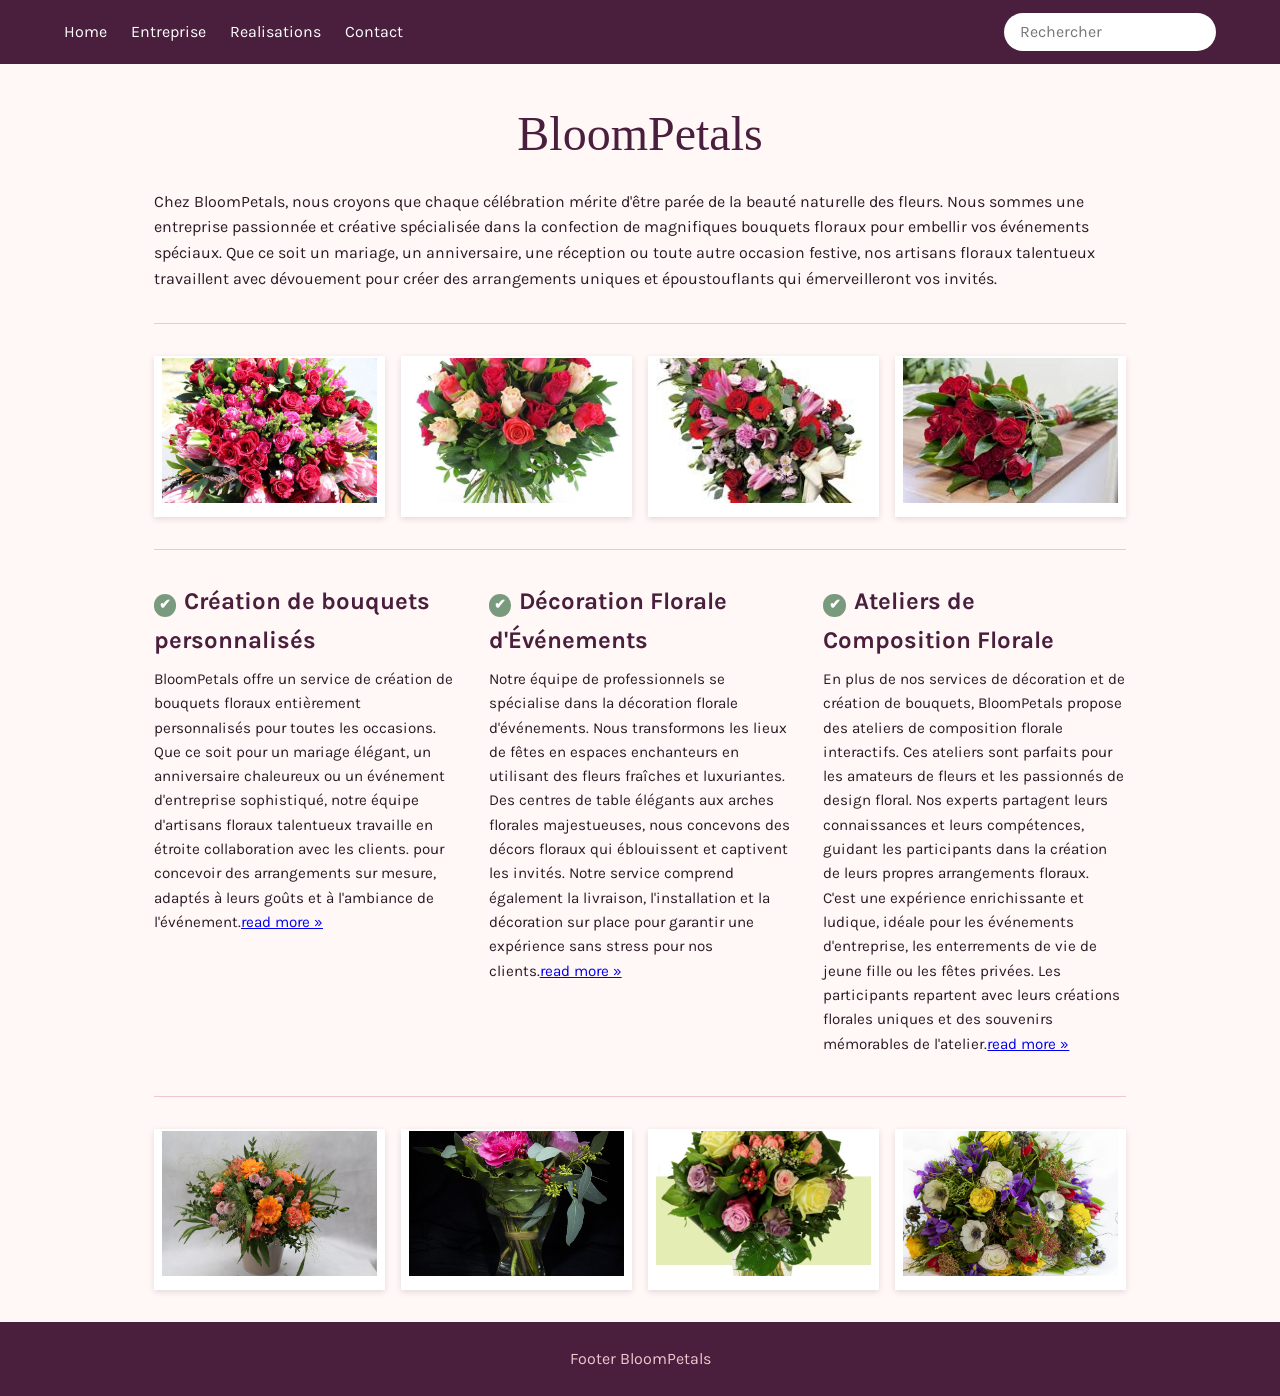
<file: index.html>
<!DOCTYPE html>
<html lang="fr">
<head>
    <meta charset="UTF-8">
    <meta name="viewport" content="width=device-width, initial-scale=1.0">
    <title>BloomPetals</title>
    <link rel="preconnect" href="https://fonts.googleapis.com">
    <link href="https://fonts.googleapis.com/css2?family=Karla:wght@400;700&family=Pacifico&display=swap" rel="stylesheet">
    <link rel="stylesheet" href="style.css">

</head>

<body>
    <header>
        <nav aria-label="Navigation principale">
            <ul>
                <li><a href="index.html" aria-current="page">Home</a></li>
                <li><a href="entreprise.html">Entreprise</a></li>
                <li><a href="realisations.html">Realisations</a></li>
                <li><a href="contact.html">Contact</a></li>
                <li><input type="search" placeholder="Rechercher" aria-label="Rechercher"></li>
            </ul>
        </nav>
    </header>

    <main>
        <h1>BloomPetals</h1>
        <p class="into">Chez BloomPetals, nous croyons que chaque célébration mérite d'être parée de la beauté
naturelle des fleurs. Nous sommes une entreprise passionnée et créative spécialisée dans
la confection de magnifiques bouquets floraux pour embellir vos événements spéciaux. Que
ce soit un mariage, un anniversaire, une réception ou toute autre occasion festive, nos
artisans floraux talentueux travaillent avec dévouement pour créer des arrangements
uniques et époustouflants qui émerveilleront vos invités.</p>
        <hr>

        <section class="gallery" aria-label="bouquets">
            <figure><img src="Infos J3/image1.jpg" alt="bouquet1" width="200" height="145"></figure>
            <figure><img src="Infos J3/image2.jpg" alt="bouquet2" width="200" height="145"></figure>
            <figure><img src="Infos J3/image3.jpg" alt="bouquet3" width="200" height="145"></figure>
            <figure><img src="Infos J3/image4.jpg" alt="bouquet4" width="200" height="145"></figure>
        </section>

        <hr>

        <section class="services" aria-label="les services">
            <article><h2>Création de bouquets personnalisés</h2>
                <p>BloomPetals offre un service de création de
bouquets floraux entièrement personnalisés pour toutes les occasions. Que ce soit pour un
mariage élégant, un anniversaire chaleureux ou un événement d'entreprise sophistiqué,
notre équipe d'artisans floraux talentueux travaille en étroite collaboration avec les clients.
pour concevoir des arrangements sur mesure, adaptés à leurs goûts et à l'ambiance de
l'événement.<a href="contact.html">read more »</a></p></article>

            <article><h2>Décoration Florale d'Événements</h2>
                <p>Notre équipe de professionnels se spécialise dans
la décoration florale d'événements. Nous transformons les lieux de fêtes en espaces
enchanteurs en utilisant des fleurs fraîches et luxuriantes. Des centres de table élégants aux
arches florales majestueuses, nous concevons des décors floraux qui éblouissent et
captivent les invités. Notre service comprend également la livraison, l'installation et la
décoration sur place pour garantir une expérience sans stress pour nos clients.<a href="contact.html">read more »</a></p></article>

            <article><h2>Ateliers de Composition Florale</h2>
                <p>En plus de nos services de décoration et de création
de bouquets, BloomPetals propose des ateliers de composition florale interactifs. Ces
ateliers sont parfaits pour les amateurs de fleurs et les passionnés de design floral. Nos
experts partagent leurs connaissances et leurs compétences, guidant les participants dans
la création de leurs propres arrangements floraux. C'est une expérience enrichissante et
ludique, idéale pour les événements d'entreprise, les enterrements de vie de jeune fille ou
les fêtes privées. Les participants repartent avec leurs créations florales uniques et des
souvenirs mémorables de l'atelier.<a href="contact.html">read more »</a></p></article>
        </section>

        <hr>

        <section class="gallery" aria-label="realisations">
            <figure><img src="Infos J3/image5.jpg" alt="bouquet5" width="200" height="145"></figure>
            <figure><img src="Infos J3/image6.jpg" alt="bouquet6" width="200" height="145"></figure>
            <figure><img src="Infos J3/image7.jpg" alt="bouquet7" width="200" height="145"></figure>
            <figure><img src="Infos J3/image8.jpg" alt="bouquet8" width="200" height="145"></figure>
        </section>

    </main>

    <footer>
        <p>Footer BloomPetals</p>
    </footer>

</body>



</html>
</file>
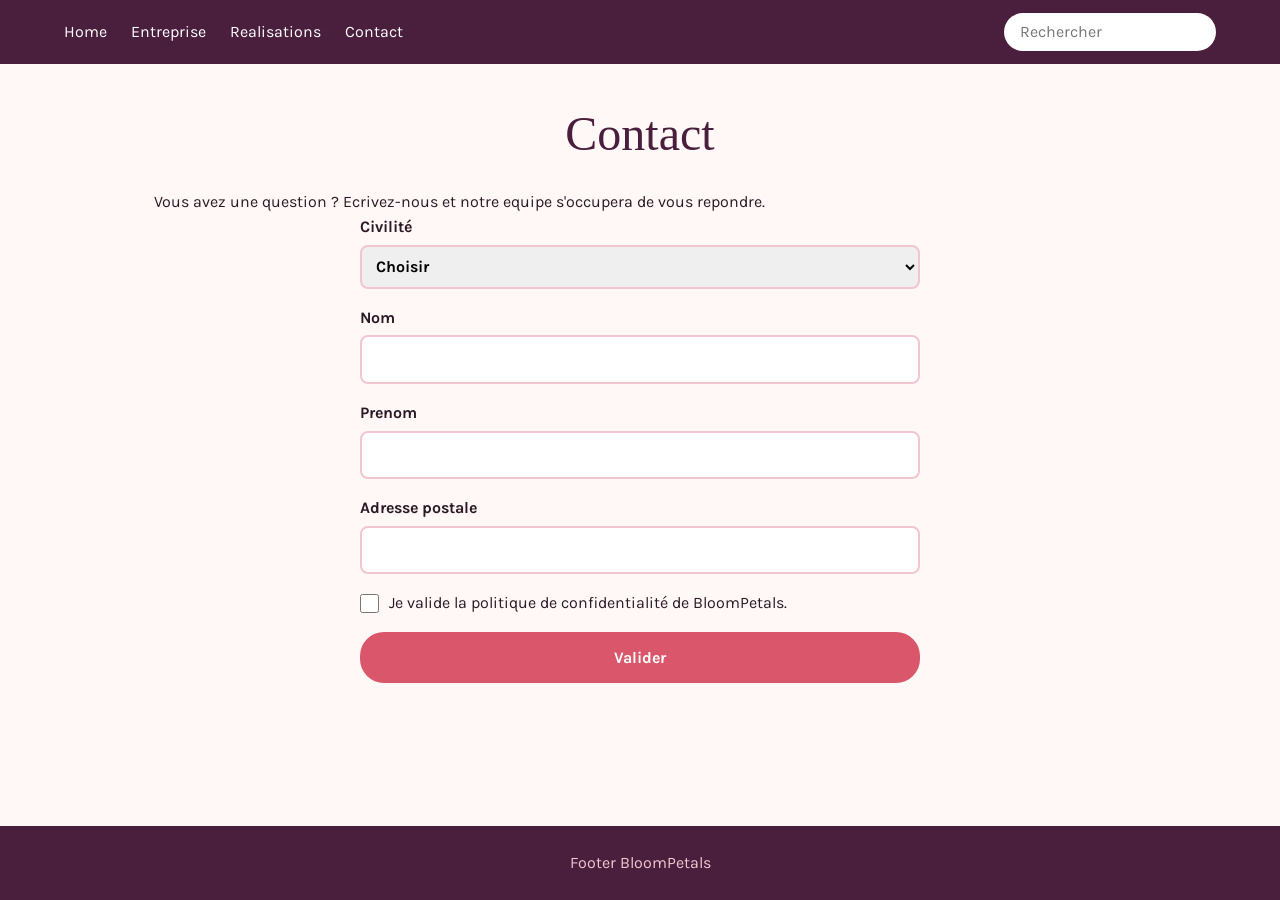
<file: contact.html>
<!DOCTYPE html>
<html lang="fr">
<head>
    <meta charset="UTF-8">
    <meta name="viewport" content="width=device-width, initial-scale=1.0">
    <title>BloomPetals - Contacts</title>
    <link rel="preconnect" href="https://fonts.googleapis.com">
    <link href="https://fonts.googleapis.com/css2?family=Karla:wght@400;700&family=Pacifico&display=swap" rel="stylesheet">
    <link rel="stylesheet" href="style.css">

</head>

<body>
    <header>
        <nav aria-label="Navigation principale">
            <ul>
                <li><a href="index.html">Home</a></li>
                <li><a href="entreprise.html">Entreprise</a></li>
                <li><a href="realisations.html">Realisations</a></li>
                <li><a href="contact.html" aria-current="page">Contact</a></li>
                <li><input type="search" placeholder="Rechercher" aria-label="Rechercher"></li>
            </ul>
        </nav>
    </header>

    <main>
        <h1>Contact</h1>
        <p class="into">Vous avez une question ? Ecrivez-nous et notre equipe s'occupera de vous repondre.</p>
        <form>
            <label for="civilite"> Civilité
                <select id="civilite" name="civilite" required>
                    <option value="">Choisir</option>
                    <option>Madame</option>
                    <option>Monsieur</option>
                    <option>Autre</option>

                </select>
            </label>

            <label for="nom">Nom<input type="text" id="nom" name="nom"></label>
            <label for="prenom">Prenom<input type="text" id="prenom" name="prenom"></label>
            <label for="adresse">Adresse postale<input type="text" id="adresse" name="adresse"></label>
            <label class="check" for="rgpd"><input type="checkbox" id="rgpd" name="rgpd">Je valide la politique de confidentialité de BloomPetals.</label>
            <button type="submit">Valider</button>

        </form>

    </main>


    <footer>
        <p>Footer BloomPetals</p>
    </footer>
</body>
</html>
</file>
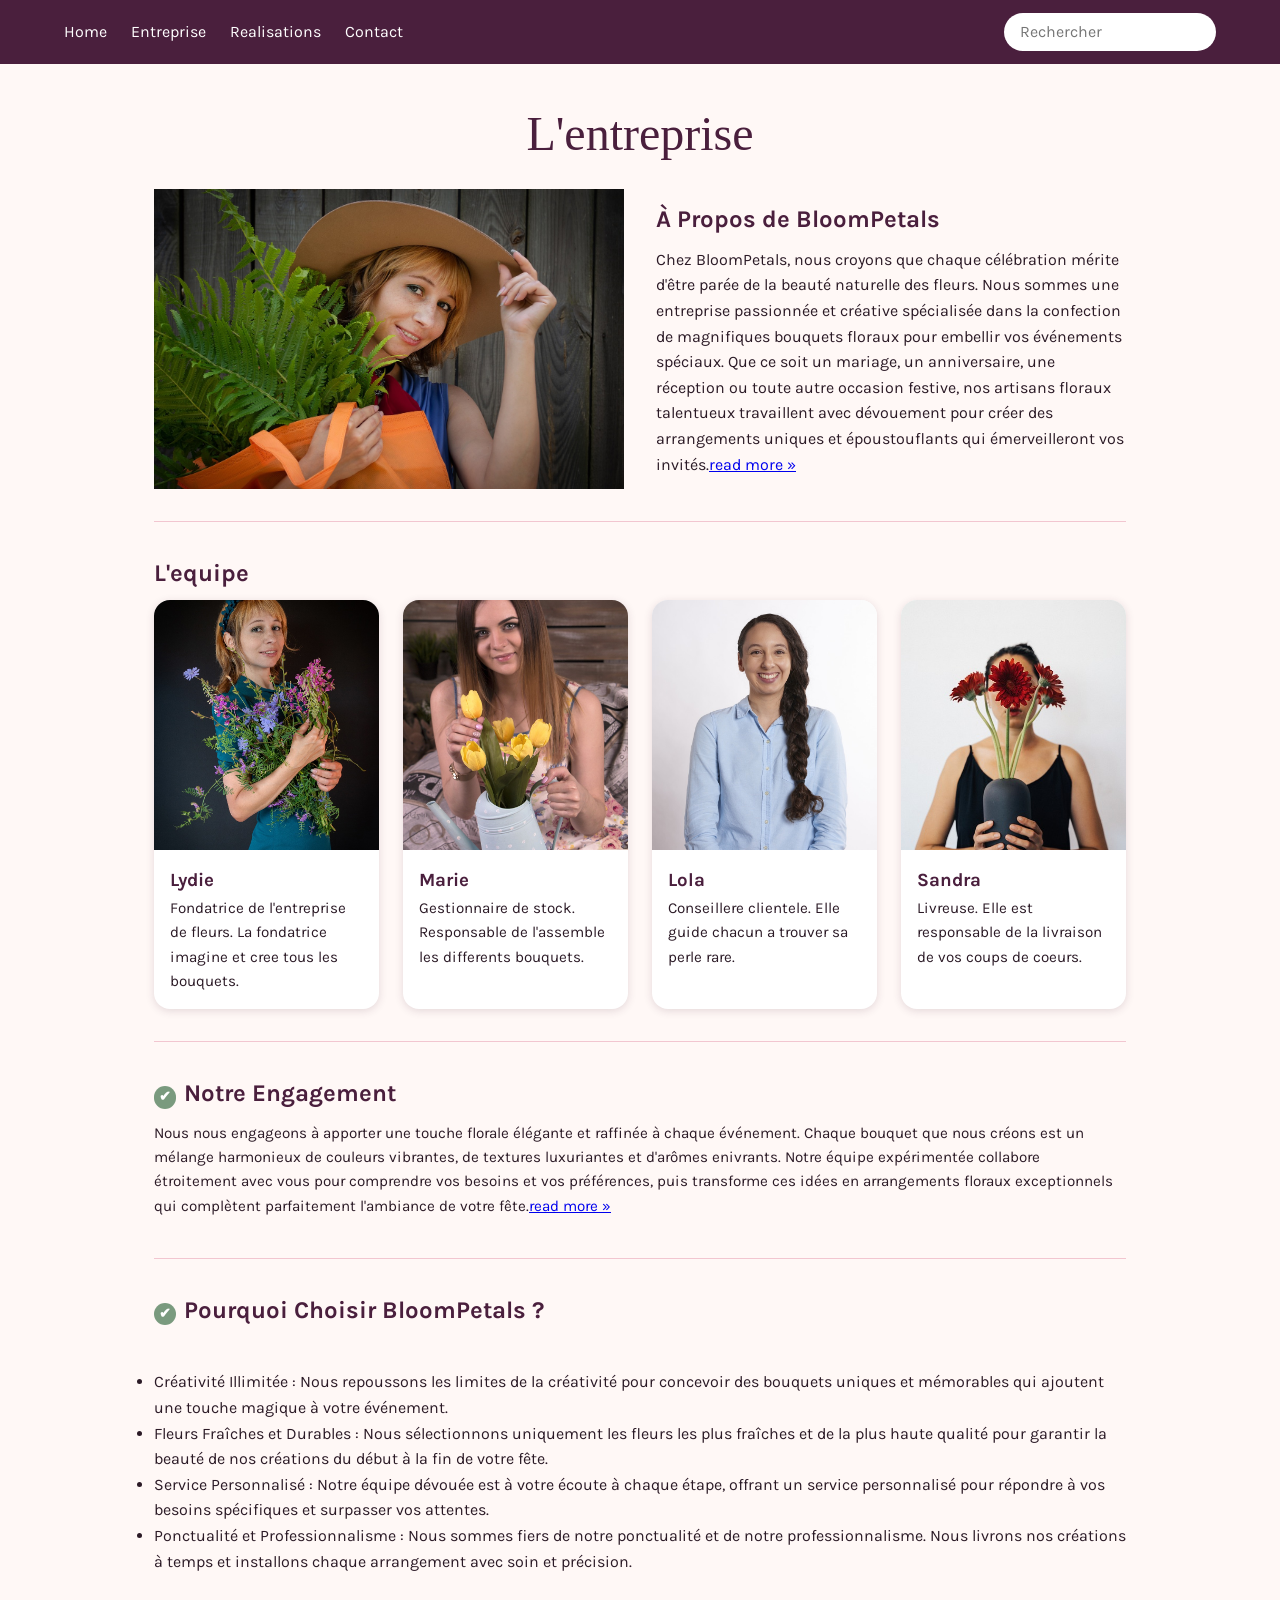
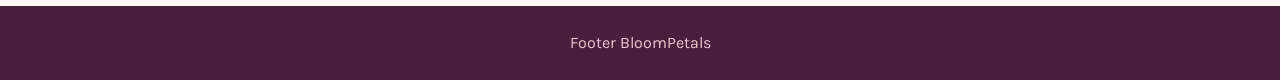
<file: entreprise.html>
<!DOCTYPE html>
<html lang="fr">
<head>
    <meta charset="UTF-8">
    <meta name="viewport" content="width=device-width, initial-scale=1.0">
    <title>BloomPetals - L'entreprise</title>
    <link rel="preconnect" href="https://fonts.googleapis.com">
    <link href="https://fonts.googleapis.com/css2?family=Karla:wght@400;700&family=Pacifico&display=swap" rel="stylesheet">
    <link rel="stylesheet" href="style.css">

</head>

<body>
    <header>
        <nav aria-label="Navigation principale">
            <ul>
                <li><a href="index.html">Home</a></li>
                <li><a href="entreprise.html" aria-current="page">Entreprise</a></li>
                <li><a href="realisations.html">Realisations</a></li>
                <li><a href="contact.html">Contact</a></li>
                <li><input type="search" placeholder="Rechercher" aria-label="Rechercher"></li>
            </ul>
        </nav>
    </header>

    <main>
        <h1>L'entreprise</h1>
        <section class="story">
            <img src="Infos J3/photos de l_équipe/photo1.jpg" alt="BloomPetals" width="400" height="300">
            <div>
                <h2>À Propos de BloomPetals</h2>
                <p>Chez BloomPetals, nous croyons que chaque célébration mérite d'être parée de la beauté
naturelle des fleurs. Nous sommes une entreprise passionnée et créative spécialisée dans
la confection de magnifiques bouquets floraux pour embellir vos événements spéciaux. Que
ce soit un mariage, un anniversaire, une réception ou toute autre occasion festive, nos
artisans floraux talentueux travaillent avec dévouement pour créer des arrangements
uniques et époustouflants qui émerveilleront vos invités.<a href="contact.html">read more »</a></p>
            </div>
        </section>

        <hr>

        <section>
            <h2 id="equipe">L'equipe</h2>
            <div class="team">
                <article class="member"><img src="Infos J3/photos de l_équipe/photo2.jpg" alt="membre1" width="250" height="250"><div><h3>Lydie</h3><p>Fondatrice de l'entreprise de fleurs. La fondatrice imagine et cree tous les bouquets.</p></div></article>
                <article class="member"><img src="Infos J3/photos de l_équipe/photo5..jpg" alt="membre2" width="250" height="250"><div><h3>Marie</h3><p>Gestionnaire de stock. Responsable de l'assemble les differents bouquets.</p></div></article>
                <article class="member"><img src="Infos J3/photos de l_équipe/photo3.jpg" alt="membre3" width="250" height="250"><div><h3>Lola</h3><p>Conseillere clientele. Elle guide chacun a trouver sa perle rare.</p></div></article>
                <article class="member"><img src="Infos J3/photos de l_équipe/photo4.jpg" alt="membre4" width="250" height="250"><div><h3>Sandra</h3><p>Livreuse. Elle est responsable de la livraison de vos coups de coeurs.</p></div></article>
            </div>

        </section>


        <hr>

        <section class="services">
            <article><h2>Notre Engagement</h2>
                <p>Nous nous engageons à apporter une touche florale élégante et raffinée à chaque
événement. Chaque bouquet que nous créons est un mélange harmonieux de couleurs
vibrantes, de textures luxuriantes et d'arômes enivrants. Notre équipe expérimentée
collabore étroitement avec vous pour comprendre vos besoins et vos préférences, puis
transforme ces idées en arrangements floraux exceptionnels qui complètent parfaitement
l'ambiance de votre fête.<a href="contact.html">read more »</a></p></article>

        </section>

        <hr>

        <section class="services">
            <h2>Pourquoi Choisir BloomPetals ?</h2>
            <ul>
                <li>Créativité Illimitée : Nous repoussons les limites de la créativité pour concevoir des
bouquets uniques et mémorables qui ajoutent une touche magique à votre
événement.</li>

                <li>Fleurs Fraîches et Durables : Nous sélectionnons uniquement les fleurs les plus
fraîches et de la plus haute qualité pour garantir la beauté de nos créations du début
à la fin de votre fête.</li>

                <li>Service Personnalisé : Notre équipe dévouée est à votre écoute à chaque étape,
offrant un service personnalisé pour répondre à vos besoins spécifiques et surpasser
vos attentes.</li>

                <li>Ponctualité et Professionnalisme : Nous sommes fiers de notre ponctualité et de
notre professionnalisme. Nous livrons nos créations à temps et installons chaque
arrangement avec soin et précision.</li>

            </ul>
            
        </section>

    </main>

    <footer>
        <p>Footer BloomPetals</p>
    </footer>

</body>



</html>
</file>
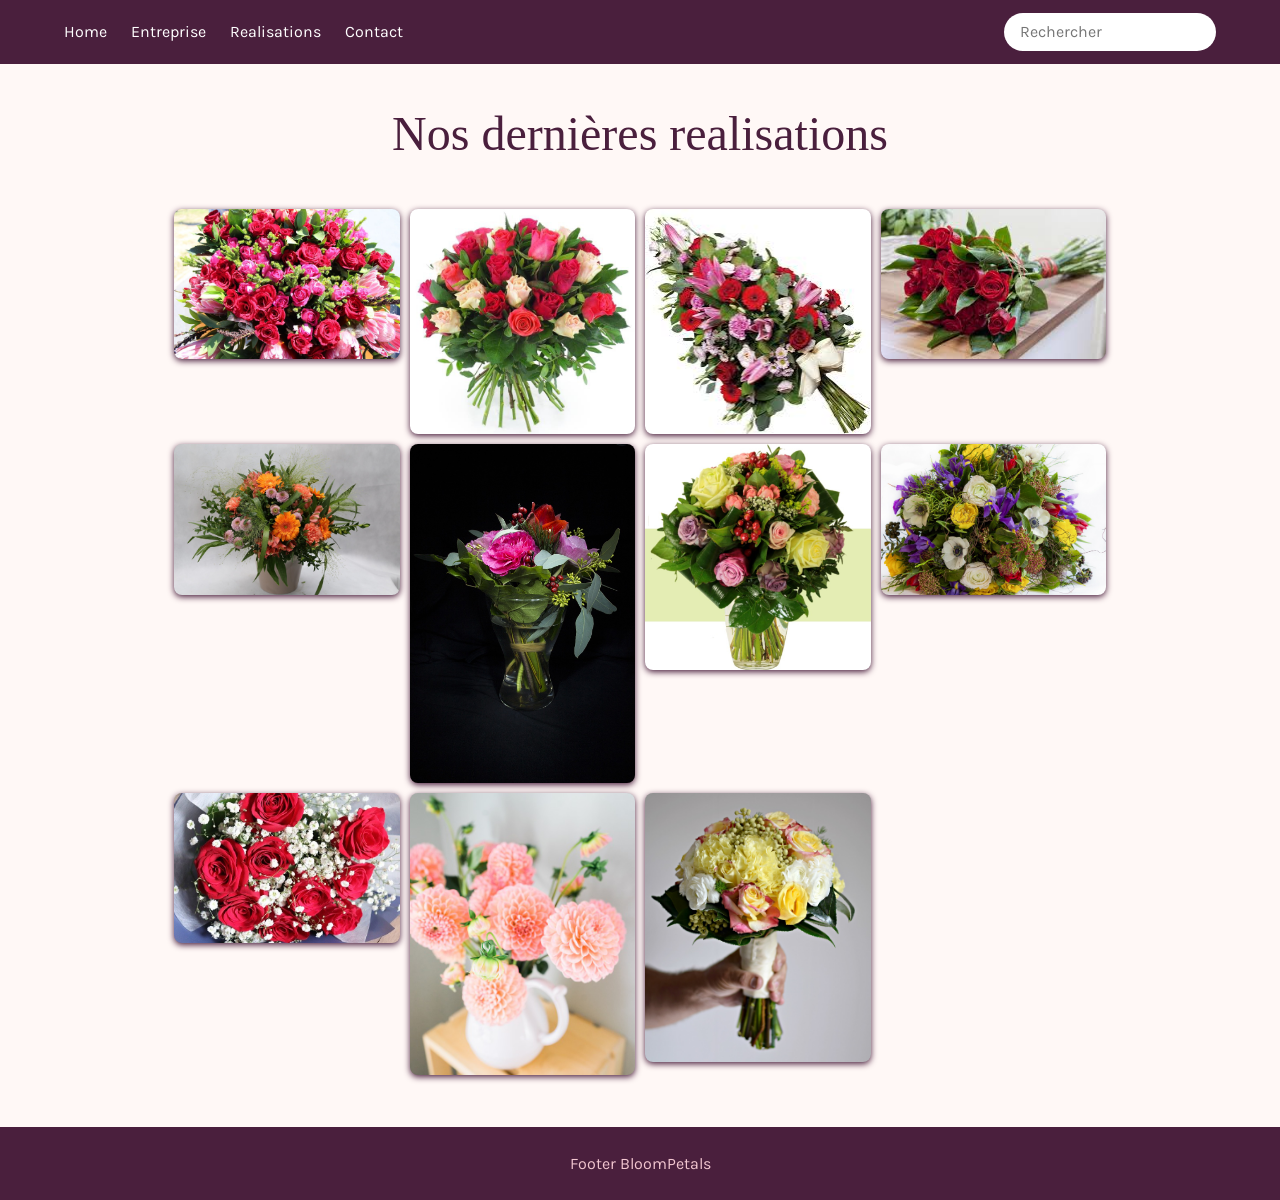
<file: realisations.html>
<!DOCTYPE html>
<html lang="fr">
<head>
    <meta charset="UTF-8">
    <meta name="viewport" content="width=device-width, initial-scale=1.0">
    <title>BloomPetals - Realisations</title>
    <link rel="preconnect" href="https://fonts.googleapis.com">
    <link href="https://fonts.googleapis.com/css2?family=Karla:wght@400;700&family=Pacifico&display=swap" rel="stylesheet">
    <link rel="stylesheet" href="style.css">

</head>

<body>
    <header>
        <nav aria-label="Navigation principale">
            <ul>
                <li><a href="index.html">Home</a></li>
                <li><a href="entreprise.html">Entreprise</a></li>
                <li><a href="realisations.html" aria-current="page">Realisations</a></li>
                <li><a href="contact.html">Contact</a></li>
                <li><input type="search" placeholder="Rechercher" aria-label="Rechercher"></li>
            </ul>
        </nav>
    </header>

    <main>
        <h1>Nos dernières realisations</h1>
        <div class="mosaique">
            <img src="Infos J3/image1.jpg" alt="img1">
            <img src="Infos J3/image2.jpg" alt="img2">
            <img src="Infos J3/image3.jpg" alt="img3">
            <img src="Infos J3/image4.jpg" alt="img4">
            <img src="Infos J3/image5.jpg" alt="img5">
            <img src="Infos J3/image6.jpg" alt="img6">
            <img src="Infos J3/image7.jpg" alt="img7">
            <img src="Infos J3/image8.jpg" alt="img8">
            <img src="Infos J3/image9.jpg" alt="img9">
            <img src="Infos J3/image10.jpg" alt="img10">
            <img src="Infos J3/image11.jpg" alt="img11">


        </div>

        
    </main>


    <footer>
        <p>Footer BloomPetals</p>
    </footer>
</body>
</html>
</file>
<file: style.css>
:root{
    --plum:#4a1f3d;
    --rose:#f2c6d0;
    --sage:#7a9a7e;
    --paper:#fff8f6;
    --ink:#2b1a26;
    --coral:#d9566b
}

*{
    box-sizing:border-box;
    margin:0;
    padding:0
}

body{
    font-family:'Karla',sans-serif;
    background:var(--paper);
    color:var(--ink);
    line-height:1.6;
    display:flex;
    flex-direction:column;
    min-height:100vh
}

img{
    max-width:100%;
    display:block;
    background:var(--rose)
}

a{
    color:var(-A-coral)
}

a:focus-visible,button:focus-visible,input:focus-visible
select:focus-visible{
    outline:3px solid var(--sage);
    outline-offset:2px
}

header{
    background:var(--plum);
    padding:.8rem 5%
}

nav ul{
    list-style:none;
    display:flex;
    gap:1.5rem;
    flex-wrap:wrap;
    align-items:center
}

nav a{
    color:#fff;
    text-decoration:none;
    padding:.3rem 0;
    border-bottom:2px solid transparent
}

nav a:hover
nav a[aria-current]{
    border-color:var(--rose)
}

nav input{
    margin-left:auto;
    border:0;
    border-radius:20px;
    padding:.4rem 1rem;
    min-width:180px
}

nav li:last-child{
    margin-left:auto
}

main{flex:1;
    width:100%;
    max-width:1100px;
    margin:0 auto;
    padding:2rem 5%
}

h1{
    font-family:'Brush Script MT',cursive;
    font-weight:400;
    color:var(--plum);
    font-size:3rem;
    text-align:center;
    margin-bottom:1rem
}

h2{
    color:var(--plum);
    margin-bottom:.5rem
}

.intro{
    text-align:center;
    max-width:70ch;
    margin:0 auto 2rem
}

hr{
    border:0;
    border-top:1px solid var(--rose);
    margin:2rem 0
}

.gallery{
    display:flex;
    gap:1rem;
    flex-wrap:wrap
}

.gallery figure{
    flex:1 1 200px;
    background:#fff;
    padding:.5rem;
    box-shadow:0 2px 6px rgba(74,31,61,.15);

}

.gallery figure:hover{
    transform:translateY(-6px)

}

.gallery img{
    width:100%;
    aspect-ratio:200/145;
    object-fit:cover;
    transform:translateY(-6px)

}

.services{
    display:flex;
    gap:2rem;
    flex-wrap:wrap
}

.services article{
    flex:1 1 240px
}

.services h2::before{
    content:"✔";
    display:inline-block;
    background:var(--sage);
    color:#fff;
    border-radius:50%;
    width:1.4rem;
    height:1.4rem;
    text-align:center;
    font-size:.85rem;
    line-height:1.4rem;
    margin-right:.5rem
}

.services p{
    font-size:.95rem;
    margin-bottom:.5rem
}

footer{
    background:var(--plum);
    color:var(--rose);
    text-align:center;
    padding:1.5rem 5%
}


.mosaique{
    display: grid;
    grid-template-columns: 1fr 1fr 1fr 1fr;
    gap: 10px;
    padding: 20px;
    border-radius: 8px;;

}

.mosaique img{
    width: 100%;
    height: auto;
    object-fit: cover;
    border-radius: 8px;
    border-color: #4a1f3d;
    box-shadow:0 2px 6px #4a1f3d;
}

.mosaique img:hover{
    transform:translateY(-6px)
}

.story{
    display:flex;
    gap:2rem;
    align-items:center;
    flex-wrap:wrap
}

.story>*{
    flex:1 1 300px
}

.story img{
    border-radius:0 0 0 0;
    aspect-ratio:4/3;
    object-fit:cover;
    width:100%
}


.team{
    display:flex;
    gap:1.5rem;
    flex-wrap:wrap
}

.member{
    flex:1 1 220px;
    background:#fff;
    border-radius:16px;
    overflow:hidden;
    box-shadow:0 2px 8px rgba(74,31,61,.15);
    transition:transform .2s
}

.member:hover{
    transform:translateY(-6px)
}

.member img{
    width:100%;
    aspect-ratio:1;
    object-fit:cover
}

.member div{
    padding:1rem
}

.member h3{
    color:var(--plum)
}

.member p{
    font-size:.95rem
}

form{
    max-width:560px;
    margin:0 auto;
    display:flex;
    flex-direction:column;
    gap:1rem
}

label{
    font-weight:700;
    display:flex;
    flex-direction:column;
    gap:.3rem
}

input,select{
    padding:.6rem;
    border:2px solid var(--rose);
    border-radius:8px;
    font:inherit
}

.check{
    flex-direction:row;
    align-items:center;
    font-weight:400;
    gap:.6rem
}

.check input{
    width:1.2rem;
    height:1.2rem
}

button{
    background:var(--coral);
    color:#fff;
    border:0;
    border-radius:24px;
    padding:.8rem 1.5rem;
    font:inherit;
    font-weight:700;
    cursor:pointer
}

button:hover{
    background:var(--plum)
}

div img:hover{
    background: #4a1f3d;
}


@media only screen and (max-width:800px){
    h1{
        font-size:2.3rem}
    nav input,nav li:last-child{
        margin-left:0;width:100%}
    nav li:last-child{
        flex:1 1 100%}
}

@media only screen and (max-width:520px){
    nav ul{
        gap:.8rem;justify-content:center}
    .mosaic .wide{
        grid-column:span 1}
    .story img{
        border-radius:0 30px 0 30px}
}
</file>
